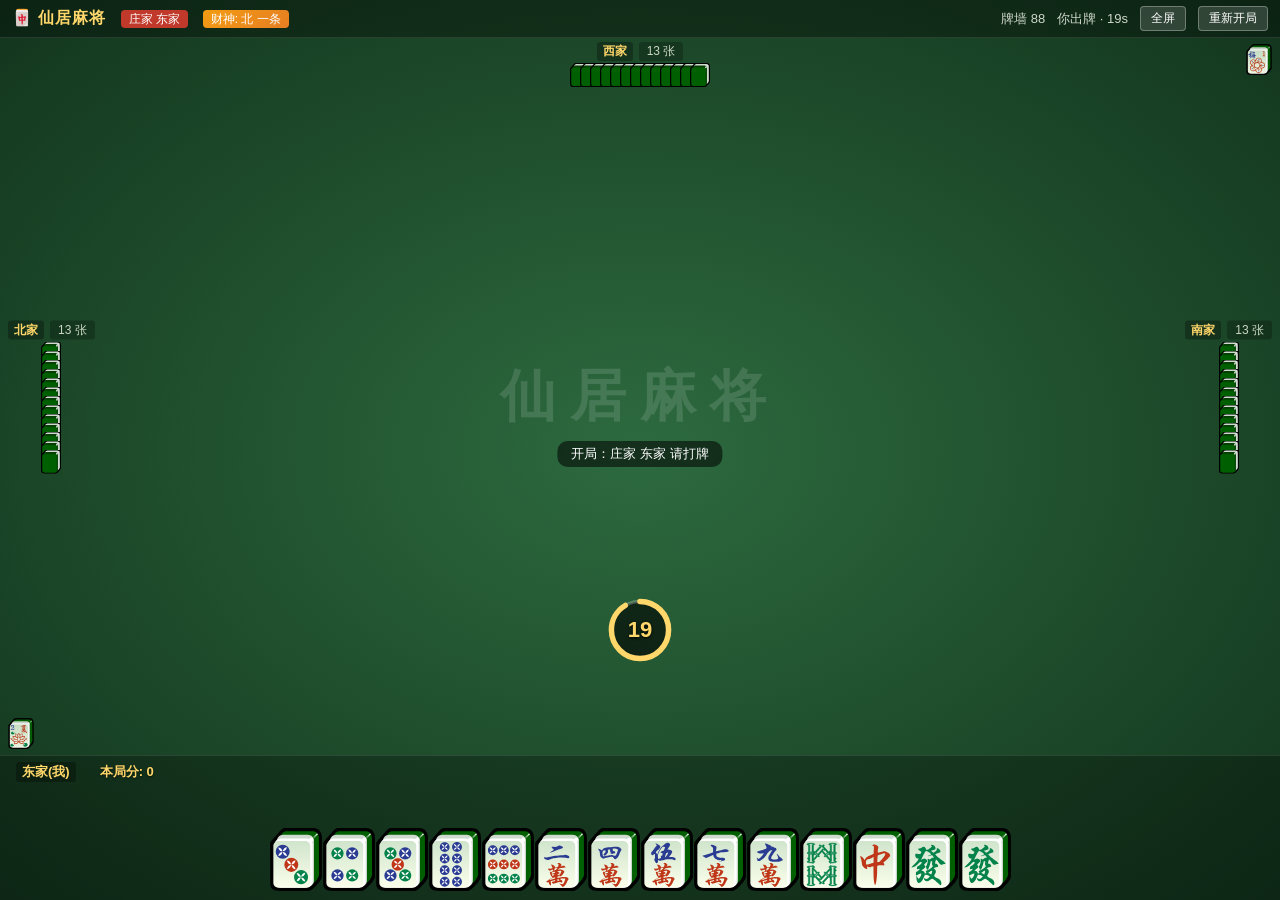
<file: index.html>
<!DOCTYPE html>
<html lang="zh-CN">
<head>
<meta charset="UTF-8">
<meta name="viewport" content="width=device-width, initial-scale=1.0, user-scalable=no, viewport-fit=cover">
<link rel="manifest" href="manifest.json">
<meta name="theme-color" content="#1d4a2a">
<link rel="apple-touch-icon" href="assets/icon-180.png">
<meta name="mobile-web-app-capable" content="yes">
<meta name="apple-mobile-web-app-capable" content="yes">
<meta name="apple-mobile-web-app-status-bar-style" content="black-translucent">
<meta name="apple-mobile-web-app-title" content="仙居麻将">
<title>仙居麻将 · 人机对战</title>
<link rel="stylesheet" href="style.css">
</head>
<body>
<!-- 牌桌 -->
<div id="table">
  <!-- 顶部信息栏 -->
  <div id="topbar">
    <div class="tb-left">
      <span class="logo">🀄 仙居麻将</span>
      <span id="dealer-tag" class="tag">庄家</span>
      <span id="god-tag" class="tag god">财神</span>
    </div>
    <div class="tb-right">
      <span id="wall-info">牌墙 0</span>
      <span id="turn-info"></span>
      <button id="btn-fullscreen" class="mini-btn">全屏</button>
      <button id="btn-restart" class="mini-btn">重新开局</button>
    </div>
  </div>

  <!-- 牌桌主区（四边布局：我下 / 南右 / 西上 / 北左） -->
  <div id="table-main">
    <!-- 对家：西家（上方） -->
    <div class="opp" id="opp-3">
      <div class="opp-info"><span class="seat-name">西家</span><span class="opp-tiles"></span><span class="opp-flowers"></span></div>
      <div class="opp-hand" id="hand-3"></div>
    </div>
    <!-- 上家：北家（左方） -->
    <div class="opp" id="opp-4">
      <div class="opp-info"><span class="seat-name">北家</span><span class="opp-tiles"></span><span class="opp-flowers"></span></div>
      <div class="opp-hand v" id="hand-4"></div>
    </div>
    <!-- 下家：南家（右方） -->
    <div class="opp" id="opp-2">
      <div class="opp-info"><span class="seat-name">南家</span><span class="opp-tiles"></span><span class="opp-flowers"></span></div>
      <div class="opp-hand v" id="hand-2"></div>
    </div>

    <!-- 对手副露+花牌区：各家专属角落（西=左上、南=右上、北=左下），不与弃牌/手牌重叠 -->
    <div class="opp-exposed" id="melds-3"></div>
    <div class="opp-exposed" id="melds-2"></div>
    <div class="opp-exposed" id="melds-4"></div>

    <!-- 弃牌区：每家打出的牌排在自己面前 -->
    <div class="discard-pile" id="discard-3"></div>  <!-- 西家（上）面前 -->
    <div class="discard-pile" id="discard-4"></div>  <!-- 北家（左）面前 -->
    <div class="discard-pile" id="discard-2"></div>  <!-- 南家（右）面前 -->
    <div class="discard-pile" id="discard-1"></div>  <!-- 我（下）面前 -->

    <div id="center-deco">仙居麻将</div>
    <div id="msg-bar"></div>

    <!-- 倒计时钟（当前行动玩家前方，SVG 环形进度） -->
    <div id="countdown-clock">
      <svg viewBox="0 0 60 60">
        <circle class="clock-bg" cx="30" cy="30" r="26"/>
        <circle class="clock-ring" cx="30" cy="30" r="26"/>
      </svg>
      <span id="clock-num">20</span>
    </div>
  </div>

  <!-- 玩家区 -->
  <div id="player-area">
    <div id="player-meta">
      <span class="seat-name">东家(我)</span>
      <span id="my-flowers" class="flower-row"></span>
      <span id="my-score">0</span>
    </div>
    <div id="my-melds" class="meld-row"></div>
    <div id="my-hand" class="hand-row"></div>
  </div>

  <!-- 操作区 -->
  <div id="actions">
    <button id="btn-discard" class="act-btn discard" style="display:none">出牌</button>
    <button id="btn-swap" class="act-btn swap" style="display:none">抽抽</button>
    <button id="btn-chi" class="act-btn" style="display:none">吃</button>
    <button id="btn-peng" class="act-btn" style="display:none">碰</button>
    <button id="btn-gang" class="act-btn" style="display:none">杠</button>
    <button id="btn-hu" class="act-btn win" style="display:none">胡!</button>
    <button id="btn-pass" class="act-btn pass" style="display:none">过</button>
  </div>

  <!-- 结算弹窗（放 #table 内：随牌桌一起旋转） -->
  <div id="overlay" style="display:none">
  <div id="result-box">
    <h2 id="result-title"></h2>
    <div id="result-tai"></div>
    <div id="result-detail"></div>
    <div id="result-scores"></div>
    <div id="result-hand"></div>
    <div class="btn-row">
      <button id="btn-next" class="big-btn">下一局</button>
      <button id="btn-again" class="big-btn ghost">重新开始</button>
    </div>
  </div>
</div>

<!-- 吃法选择弹窗（放 #table 内：随牌桌一起旋转） -->
<div id="chi-overlay" style="display:none">
  <div id="chi-box">
    <h3>选择吃法</h3>
    <div id="chi-options"></div>
    <button id="btn-chi-cancel" class="mini-btn">取消</button>
  </div>
</div>
</div><!-- /#table -->

<script src="js/tiles.js"></script>
<script src="js/rules.js"></script>
<script src="js/ai.js"></script>
<script src="js/game.js"></script>
<script src="js/ui.js"></script>
</body>
</html>
</file>
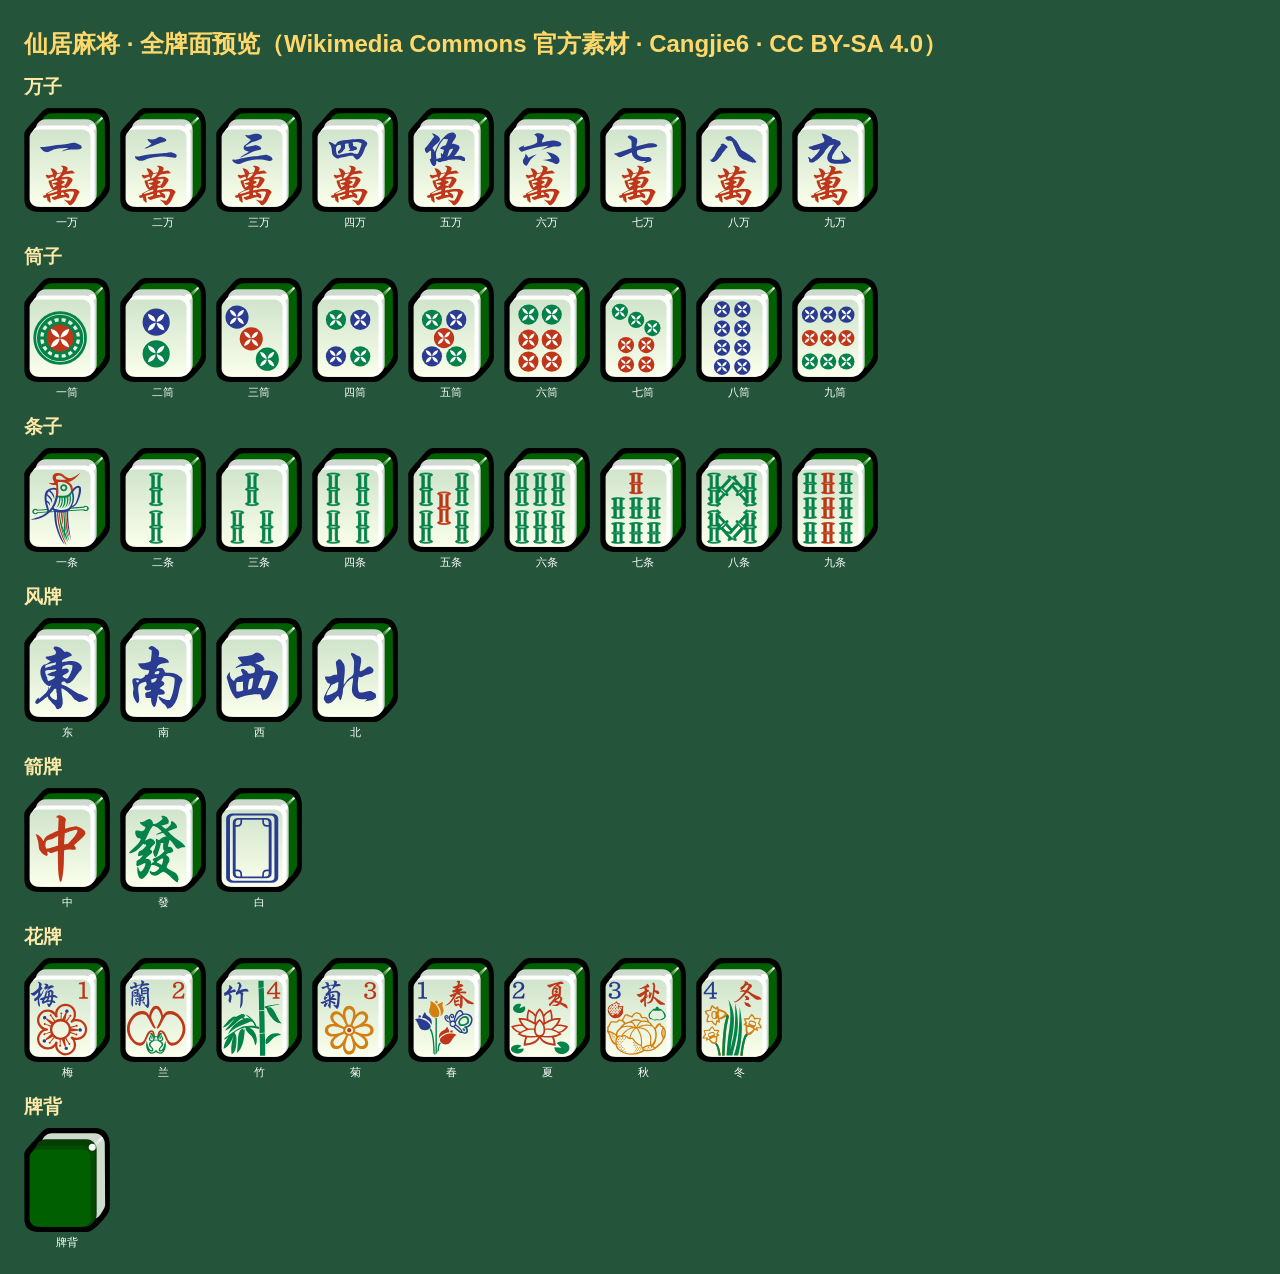
<file: tiles-preview.html>
<!DOCTYPE html>
<html><head><meta charset="utf-8"><title>牌面预览（维基官方素材）</title><style>
body{background:#24553a;font-family:sans-serif;padding:16px}
h2{color:#ffd76a;margin:4px 0 6px}
h3{color:#ffe9a8;margin:14px 0 8px}
.grid{display:flex;flex-wrap:wrap;gap:10px}
.cell{display:flex;flex-direction:column;align-items:center;gap:3px}
.cell span{color:#fff;font-size:11px}
img.tile{width:86px;height:104px}
</style></head><body><h2>仙居麻将 · 全牌面预览（Wikimedia Commons 官方素材 · Cangjie6 · CC BY-SA 4.0）</h2>
<h3>万子</h3><div class="grid"><div class="cell"><img class="tile" src="assets/tiles/MJw1.svg"><span>一万</span></div><div class="cell"><img class="tile" src="assets/tiles/MJw2.svg"><span>二万</span></div><div class="cell"><img class="tile" src="assets/tiles/MJw3.svg"><span>三万</span></div><div class="cell"><img class="tile" src="assets/tiles/MJw4.svg"><span>四万</span></div><div class="cell"><img class="tile" src="assets/tiles/MJw5.svg"><span>五万</span></div><div class="cell"><img class="tile" src="assets/tiles/MJw6.svg"><span>六万</span></div><div class="cell"><img class="tile" src="assets/tiles/MJw7.svg"><span>七万</span></div><div class="cell"><img class="tile" src="assets/tiles/MJw8.svg"><span>八万</span></div><div class="cell"><img class="tile" src="assets/tiles/MJw9.svg"><span>九万</span></div></div><h3>筒子</h3><div class="grid"><div class="cell"><img class="tile" src="assets/tiles/MJt1.svg"><span>一筒</span></div><div class="cell"><img class="tile" src="assets/tiles/MJt2.svg"><span>二筒</span></div><div class="cell"><img class="tile" src="assets/tiles/MJt3.svg"><span>三筒</span></div><div class="cell"><img class="tile" src="assets/tiles/MJt4.svg"><span>四筒</span></div><div class="cell"><img class="tile" src="assets/tiles/MJt5.svg"><span>五筒</span></div><div class="cell"><img class="tile" src="assets/tiles/MJt6.svg"><span>六筒</span></div><div class="cell"><img class="tile" src="assets/tiles/MJt7.svg"><span>七筒</span></div><div class="cell"><img class="tile" src="assets/tiles/MJt8.svg"><span>八筒</span></div><div class="cell"><img class="tile" src="assets/tiles/MJt9.svg"><span>九筒</span></div></div><h3>条子</h3><div class="grid"><div class="cell"><img class="tile" src="assets/tiles/MJs1.svg"><span>一条</span></div><div class="cell"><img class="tile" src="assets/tiles/MJs2.svg"><span>二条</span></div><div class="cell"><img class="tile" src="assets/tiles/MJs3.svg"><span>三条</span></div><div class="cell"><img class="tile" src="assets/tiles/MJs4.svg"><span>四条</span></div><div class="cell"><img class="tile" src="assets/tiles/MJs5.svg"><span>五条</span></div><div class="cell"><img class="tile" src="assets/tiles/MJs6.svg"><span>六条</span></div><div class="cell"><img class="tile" src="assets/tiles/MJs7.svg"><span>七条</span></div><div class="cell"><img class="tile" src="assets/tiles/MJs8.svg"><span>八条</span></div><div class="cell"><img class="tile" src="assets/tiles/MJs9.svg"><span>九条</span></div></div><h3>风牌</h3><div class="grid"><div class="cell"><img class="tile" src="assets/tiles/MJf1.svg"><span>东</span></div><div class="cell"><img class="tile" src="assets/tiles/MJf2.svg"><span>南</span></div><div class="cell"><img class="tile" src="assets/tiles/MJf3.svg"><span>西</span></div><div class="cell"><img class="tile" src="assets/tiles/MJf4.svg"><span>北</span></div></div><h3>箭牌</h3><div class="grid"><div class="cell"><img class="tile" src="assets/tiles/MJd1.svg"><span>中</span></div><div class="cell"><img class="tile" src="assets/tiles/MJd2.svg"><span>發</span></div><div class="cell"><img class="tile" src="assets/tiles/MJd3.svg"><span>白</span></div></div><h3>花牌</h3><div class="grid"><div class="cell"><img class="tile" src="assets/tiles/MJh1.svg"><span>梅</span></div><div class="cell"><img class="tile" src="assets/tiles/MJh2.svg"><span>兰</span></div><div class="cell"><img class="tile" src="assets/tiles/MJh3.svg"><span>竹</span></div><div class="cell"><img class="tile" src="assets/tiles/MJh4.svg"><span>菊</span></div><div class="cell"><img class="tile" src="assets/tiles/MJh5.svg"><span>春</span></div><div class="cell"><img class="tile" src="assets/tiles/MJh6.svg"><span>夏</span></div><div class="cell"><img class="tile" src="assets/tiles/MJh7.svg"><span>秋</span></div><div class="cell"><img class="tile" src="assets/tiles/MJh8.svg"><span>冬</span></div></div><h3>牌背</h3><div class="grid"><div class="cell"><img class="tile" src="assets/tiles/MJback.svg"><span>牌背</span></div></div>
</body></html>
</file>
<file: style.css>
/* 仙居麻将 · 牌桌样式 */
* { margin: 0; padding: 0; box-sizing: border-box; -webkit-tap-highlight-color: transparent; }
html, body { width: 100%; height: 100%; overflow: hidden; font-family: "PingFang SC", "Microsoft YaHei", sans-serif; user-select: none; }

body {
  background: radial-gradient(ellipse at center, #2d6a3f 0%, #1d4a2a 60%, #12351d 100%);
  color: #f5f0e1;
}

#table {
  width: 100vw; height: 100vh;
  display: flex; flex-direction: column;
  position: relative;
}

/* ===== 顶栏 ===== */
#topbar {
  display: flex; justify-content: space-between; align-items: center;
  padding: 6px 12px; background: rgba(0,0,0,.35); flex: 0 0 auto;
  border-bottom: 1px solid rgba(255,255,255,.1);
  /* 全面屏安全区：横屏刘海/圆角不遮挡 */
  padding-left: calc(12px + env(safe-area-inset-left, 0px));
  padding-right: calc(12px + env(safe-area-inset-right, 0px));
}
#player-area { padding-bottom: calc(8px + env(safe-area-inset-bottom, 0px)); }
.logo { font-weight: 700; font-size: 16px; color: #ffd76a; letter-spacing: 1px; }
.tag {
  margin-left: 10px; padding: 2px 8px; border-radius: 4px;
  background: #c0392b; font-size: 12px; color: #fff;
}
.tag.god { background: linear-gradient(135deg,#f39c12,#e67e22); }
.tb-right { display: flex; align-items: center; gap: 12px; font-size: 13px; color: #cfd8ca; }
.mini-btn {
  padding: 3px 10px; background: rgba(255,255,255,.15); color: #fff;
  border: 1px solid rgba(255,255,255,.3); border-radius: 4px; cursor: pointer; font-size: 12px;
}
.mini-btn:hover { background: rgba(255,255,255,.3); }

/* ===== 牌桌主区（四边布局：我下 / 南右 / 西上 / 北左） ===== */
#table-main { flex: 1 1 auto; position: relative; min-height: 0; }

/* 三家对手：西家（上）/ 北家（左）/ 南家（右） */
.opp { position: absolute; display: flex; flex-direction: column; align-items: center; gap: 2px; z-index: 6; }
#opp-3 { top: 4px; left: 50%; transform: translateX(-50%); }
#opp-4 { left: 8px; top: 50%; transform: translateY(-50%); }
#opp-2 { right: 8px; top: 50%; transform: translateY(-50%); }
.opp-info { display: flex; align-items: center; gap: 6px; font-size: 12px; flex-wrap: wrap; justify-content: center; max-width: 200px; }
.seat-name { color: #ffd76a; font-weight: 600; background: rgba(0,0,0,.3); padding: 1px 6px; border-radius: 3px; }
.opp-info .is-dealer { color: #e74c3c; }
.opp-tiles { font-size: 12px; color: #c8d6c0; background: rgba(0,0,0,.25); padding: 1px 8px; border-radius: 3px; }
/* 对手副露+花牌区：各家专属角落（西=左上、南=右上、北=左下），不与弃牌/手牌重叠 */
.opp-exposed {
  position: absolute; display: flex; flex-wrap: wrap; gap: 3px; align-content: flex-start;
  max-width: 290px; z-index: 4;
}
.opp-exposed:empty { display: none; }
#melds-3 { top: 6px; left: 8px; }          /* 西家：左上角 */
#melds-2 { top: 6px; right: 8px; }         /* 南家：右上角 */
#melds-4 { bottom: 6px; left: 8px; }       /* 北家：左下角 */
.opp-exposed .opp-meld { background: rgba(255,255,255,.08); padding: 1px; border-radius: 3px; }
.opp-exposed .opp-meld-back { width: 16px; height: 20px; background: url("assets/tiles/MJback.svg") center / cover no-repeat; border-radius: 2px; }
/* 对手花牌：真实牌面，略小于副露牌 */
.opp-exposed .opp-flower { opacity: .95; }
.opp-flowers { display: none; } /* 花牌改真实牌面展示在副露区，文字计数废弃 */
.opp.thinking .seat-name { background: rgba(255,215,106,.28); box-shadow: 0 0 6px rgba(255,215,106,.45); }
@keyframes thinkPulse { 0%,100% { opacity: 1; } 50% { opacity: .5; } }

/* 对手手牌：上方横排，左右两家竖排 */
.opp-hand { display: flex; gap: 0; }
.opp-hand .back-tile {
  width: 20px; height: 24px; margin-left: -10px;
  background: url("assets/tiles/MJback.svg") center / cover no-repeat;
}
.opp-hand .back-tile:first-child { margin-left: 0; }
.opp-hand.v { flex-direction: column; }
.opp-hand.v .back-tile { margin-left: 0; margin-top: -15px; }
.opp-hand.v .back-tile:first-child { margin-top: 0; }
.opp-hand .back-tile.recent {
  filter: drop-shadow(0 0 5px rgba(240,192,64,.95)) sepia(.35) saturate(1.4);
}

/* ===== 弃牌区：每家打出的牌排在自己面前 ===== */
.discard-pile { position: absolute; display: flex; flex-wrap: wrap; gap: 2px; align-content: flex-start; justify-content: center; z-index: 5; }
#discard-1 { left: 50%; bottom: 8px; transform: translateX(-50%); width: 470px; max-height: 68px; overflow: hidden; }
#discard-3 { left: 50%; top: 96px; transform: translateX(-50%); width: 330px; max-height: 68px; overflow: hidden; }
#discard-4 { left: 128px; top: 50%; transform: translateY(-50%); width: 120px; max-height: 340px; overflow: hidden; }
#discard-2 { right: 128px; top: 50%; transform: translateY(-50%); width: 120px; max-height: 340px; overflow: hidden; }

/* 最新打出的一张牌：红圈标注，一眼可见 */
.tile.fresh { cursor: default; z-index: 3; }
.tile.fresh::after {
  content: ''; position: absolute; inset: -3px; border: 2px solid #ff5252; border-radius: 7px;
  box-shadow: 0 0 9px rgba(255,82,82,.85), inset 0 0 4px rgba(255,82,82,.4);
  animation: freshPulse .9s infinite; pointer-events: none;
}
@keyframes freshPulse { 0%,100% { opacity: 1; } 50% { opacity: .45; } }

/* ===== 倒计时钟（当前行动玩家前方：我上 / 对家下 / 左家右 / 右家左） ===== */
#countdown-clock { position: absolute; width: 66px; height: 66px; z-index: 20; display: none; }
#countdown-clock.show { display: block; }
#countdown-clock svg { width: 100%; height: 100%; transform: rotate(-90deg); }
#countdown-clock .clock-bg { fill: rgba(0,0,0,.6); stroke: rgba(255,255,255,.25); stroke-width: 3; }
#countdown-clock .clock-ring { fill: none; stroke: #ffd76a; stroke-width: 5; stroke-linecap: round; stroke-dasharray: 163.4; }
#countdown-clock.urgent .clock-ring { stroke: #ff5252; }
#countdown-clock.urgent #clock-num { color: #ff6b6b; }
#countdown-clock.urgent { animation: thinkPulse .6s infinite; }
#clock-num { position: absolute; inset: 0; display: flex; align-items: center; justify-content: center; font-size: 22px; font-weight: 800; color: #ffd76a; text-shadow: 0 1px 3px rgba(0,0,0,.9); }
#countdown-clock.pos-1 { left: 50%; bottom: 92px; transform: translateX(-50%); }
#countdown-clock.pos-3 { left: 50%; top: 172px; transform: translateX(-50%); }
#countdown-clock.pos-4 { left: 258px; top: 50%; transform: translateY(-50%); }
#countdown-clock.pos-2 { right: 258px; top: 50%; transform: translateY(-50%); }

#center-deco { position: absolute; inset: 0; display:flex; align-items:center; justify-content:center; font-size: 56px; font-weight:800; color: rgba(255,255,255,.13); letter-spacing: 14px; pointer-events:none; }
#msg-bar {
  position: absolute; top: calc(50% + 44px); left: 50%; transform: translateX(-50%);
  font-size: 13px; color: #fff; background: rgba(0,0,0,.55); padding: 4px 14px; border-radius: 10px;
  white-space: nowrap; max-width: 90%; overflow: hidden; text-overflow: ellipsis; z-index: 8;
}

/* ===== 牌面（Wikimedia 官方牌面素材，宽高比 210:255） ===== */
.tile {
  width: 52px; height: 63px;
  display: inline-block; position: relative;
  background: transparent; border: none;
  cursor: pointer; flex-shrink: 0; padding: 0;
  transition: transform .08s, filter .08s;
}
.tile img.tile-img { position: absolute; inset: 0; width: 100%; height: 100%; display: block; }
.tile.selected { transform: translateY(-11px); filter: drop-shadow(0 0 7px rgba(255,215,0,.9)) drop-shadow(0 6px 8px rgba(0,0,0,.35)); }
.tile.small { width: 35px; height: 42px; }
.tile.tiny { width: 26px; height: 31px; cursor: default; }
/* 财神：表面镀一层淡黄色透明膜（用 ::before，不与 drawn/fresh 的 ::after 冲突） */
.tile.god-mark::before {
  content: ''; position: absolute; inset: 0; z-index: 1;
  background: rgba(255, 214, 64, 0.18);
  border-radius: 5px; pointer-events: none;
}
/* 刚摸上来的牌：青色圈 + 微抬，与金色选中态区分 */
.tile.drawn { transform: translateY(-6px); }
.tile.drawn::after {
  content: ''; position: absolute; inset: -3px; border: 2px solid #4dd0e1; border-radius: 7px;
  box-shadow: 0 0 8px rgba(77,208,225,.85); pointer-events: none;
}
.tile.drawn.selected { transform: translateY(-11px); }

/* 玩家手牌 */
#player-area { flex: 0 0 auto; padding: 6px 16px 8px; background: rgba(0,0,0,.28); border-top: 1px solid rgba(255,255,255,.1); }
#player-meta { display: flex; align-items: center; gap: 12px; font-size: 13px; margin-bottom: 4px; }
#my-score { color: #ffd76a; font-weight: 700; text-shadow: 0 1px 2px rgba(0,0,0,.6); }
.hand-row { display: flex; justify-content: center; flex-wrap: wrap; gap: 3px; min-height: 64px; }
.hand-row .tile { margin: 0 -1px; }
.meld-row { display: flex; justify-content: center; gap: 4px; flex-wrap: wrap; min-height: 40px; margin-bottom: 2px; }
.meld { display: flex; gap: 1px; background: rgba(255,255,255,.06); padding: 2px; border-radius: 3px; }
.meld .tile { width: 30px; height: 36px; }

/* 花牌行 */
.flower-row { display: flex; gap: 2px; }

/* ===== 操作按钮 ===== */
#actions {
  position: absolute; left: 50%; bottom: 140px; transform: translateX(-50%);
  display: flex; gap: 10px; z-index: 10;
}
.act-btn {
  padding: 10px 22px; font-size: 16px; font-weight: 700; border: none; border-radius: 8px;
  cursor: pointer; background: linear-gradient(160deg,#f0c040,#d4a017); color: #3c2a00;
  box-shadow: 0 3px 8px rgba(0,0,0,.4);
}
.act-btn.win { background: linear-gradient(160deg,#e74c3c,#c0392b); color: #fff; animation: pulse 0.8s infinite; }
.act-btn.pass { background: linear-gradient(160deg,#7f8c8d,#636e72); color: #fff; }
.act-btn.discard { background: linear-gradient(160deg,#2ecc71,#1e9e52); color: #fff; }
.act-btn.swap { background: linear-gradient(160deg,#5dade2,#2e86c1); color: #fff; }
/* 副露里压着财神的标记 */
.meld-god-badge {
  font-size: 9px; color: #ffd76a; background: rgba(0,0,0,.55);
  border-radius: 3px; padding: 0 3px; align-self: center; line-height: 1.6;
}
.act-btn:hover { filter: brightness(1.1); }
@keyframes pulse { 0%,100%{transform:scale(1)} 50%{transform:scale(1.12)} }

/* ===== 弹窗 ===== */
#overlay, #chi-overlay {
  position: fixed; inset: 0; background: rgba(0,0,0,.7); z-index: 100;
  display: flex; align-items: center; justify-content: center;
}
#result-box {
  background: linear-gradient(160deg,#fefdf7,#f0ead6); color: #2f3640;
  padding: 24px 32px; border-radius: 14px; min-width: 300px; max-width: 92%;
  max-height: 88%; overflow-y: auto; text-align: center;
  box-shadow: 0 10px 40px rgba(0,0,0,.6);
}
#result-title { font-size: 24px; color: #c0392b; margin-bottom: 8px; }
#result-tai { font-size: 32px; font-weight: 800; color: #d4a017; margin-bottom: 8px; }
#result-detail { font-size: 13px; color: #636e72; line-height: 1.8; margin-bottom: 8px; }
#result-scores { font-size: 14px; margin-bottom: 8px; line-height: 1.8; }
#result-scores .me { color: #c0392b; font-weight: 700; }
#result-hand { display: flex; justify-content: center; flex-wrap: wrap; gap: 2px; margin-bottom: 14px; }
.btn-row { display: flex; gap: 12px; justify-content: center; }
.big-btn {
  padding: 10px 26px; font-size: 16px; font-weight: 700; border: none; border-radius: 8px; cursor: pointer;
  background: linear-gradient(160deg,#2d6a3f,#1d4a2a); color: #fff;
}
.big-btn.ghost { background: linear-gradient(160deg,#7f8c8d,#636e72); }
.big-btn:hover { filter: brightness(1.15); }

#chi-box { background: linear-gradient(160deg,#fefdf7,#f0ead6); color: #2f3640; padding: 18px 24px; border-radius: 12px; }
#chi-options { display: flex; gap: 12px; margin: 12px 0; flex-wrap: wrap; justify-content: center; }
#chi-options .chi-opt { display: flex; gap: 2px; padding: 6px 8px; background: #e8e0c8; border-radius: 6px; cursor: pointer; }
#chi-options .chi-opt:hover { background: #f0c040; }

/* ===== 手机端：强制横屏（竖屏持机时整体旋转 90°，无需手机转过来） ===== */
/* JS 会给 body 加类：.mobile=触屏手机；.landscape-lock=当前竖屏需旋转 */
body.landscape-lock { overflow: hidden; }
body.landscape-lock #table {
  position: fixed; top: 0; left: 0;
  width: 100vh; height: 100vw;
  transform: translateX(100vw) rotate(90deg);
  transform-origin: 0 0;
}

/* ===== 手机端横屏几何（真实横屏与强制横屏共用同一套） ===== */
body.mobile #topbar { padding: 2px 10px; }
body.mobile .logo { font-size: 12px; letter-spacing: 0; }
body.mobile .tag { font-size: 10px; padding: 1px 5px; margin-left: 4px; }
body.mobile .tb-right { gap: 6px; font-size: 11px; }
body.mobile .mini-btn { padding: 2px 8px; font-size: 11px; }
body.mobile #turn-info { max-width: 150px; white-space: nowrap; overflow: hidden; text-overflow: ellipsis; }

body.mobile .tile { width: 40px; height: 49px; }
body.mobile .hand-row .tile { margin: 0 -3px; }
body.mobile .tile.tiny { width: 22px; height: 27px; }
body.mobile .meld .tile { width: 26px; height: 31px; }

body.mobile #player-area { padding: 2px 10px 4px; }
body.mobile #player-meta { font-size: 11px; margin-bottom: 1px; }
body.mobile .meld-row { min-height: 30px; }
body.mobile .hand-row { min-height: 50px; }

body.mobile #opp-3 { top: 2px; }
body.mobile .opp-hand .back-tile { width: 14px; height: 17px; margin-left: -6px; }
body.mobile .opp-hand.v .back-tile { margin-left: 0; margin-top: -9px; }
body.mobile .opp-info { font-size: 10px; gap: 4px; }
body.mobile #opp-4 { left: 6px; }
body.mobile #opp-2 { right: 6px; }

body.mobile #discard-3 { top: 58px; width: 300px; max-height: 56px; }
body.mobile #discard-1 { bottom: 4px; width: 480px; max-height: 56px; }
body.mobile #discard-4 { left: 13%; width: 110px; max-height: 165px; }
body.mobile #discard-2 { right: 13%; width: 110px; max-height: 165px; }

body.mobile #countdown-clock { width: 52px; height: 52px; }
body.mobile #clock-num { font-size: 18px; }
body.mobile #countdown-clock.pos-1 { bottom: 60px; }
body.mobile #countdown-clock.pos-3 { top: 118px; }
body.mobile #countdown-clock.pos-4 { left: calc(13% + 120px); }
body.mobile #countdown-clock.pos-2 { right: calc(13% + 120px); }

body.mobile #center-deco { font-size: 28px; letter-spacing: 8px; }
body.mobile #msg-bar { font-size: 11px; top: calc(50% + 24px); padding: 3px 10px; left: calc(50% + 70px); transform: none; max-width: 38%; }
body.mobile #actions { bottom: 92px; }
body.mobile .act-btn { padding: 8px 14px; font-size: 13px; }
</file>
